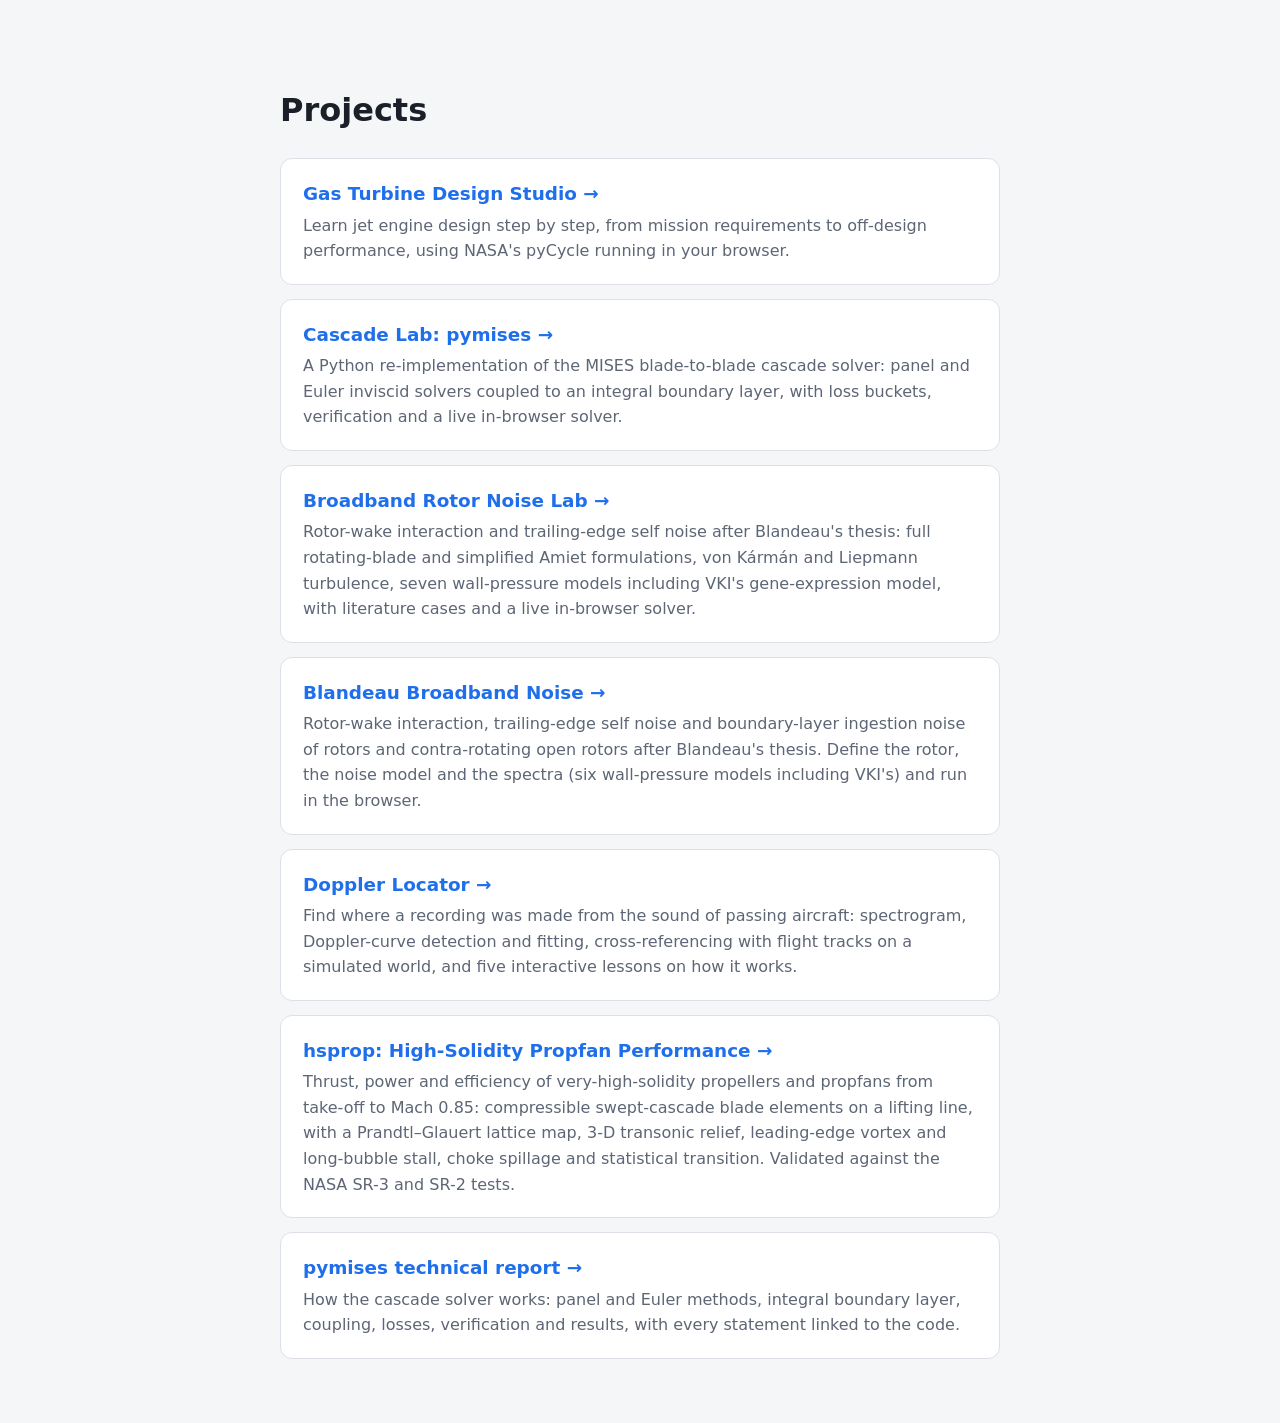
<file: index.html>
<!DOCTYPE html>
<html lang="en">
<head>
  <meta charset="utf-8">
  <meta name="viewport" content="width=device-width, initial-scale=1">
  <title>karve99 projects</title>
  <style>
    :root { --bg: #f5f6f8; --card: #fff; --text: #1a1f29; --muted: #5d6675; --accent: #1f6feb; --border: #dde1e7; }
    @media (prefers-color-scheme: dark) { :root { --bg: #0e1117; --card: #161b22; --text: #e6edf3; --muted: #9aa5b1; --accent: #4c9aff; --border: #2d333b; } }
    body { margin: 0; background: var(--bg); color: var(--text); font: 16px/1.6 system-ui, -apple-system, 'Segoe UI', Roboto, sans-serif; }
    main { max-width: 720px; margin: 0 auto; padding: 64px 16px; }
    a.card { display: block; background: var(--card); border: 1px solid var(--border); border-radius: 12px; padding: 20px 22px; color: inherit; text-decoration: none; }
    a.card + a.card { margin-top: 14px; }
    a.card:hover { border-color: var(--accent); }
    a.card h2 { margin: 0 0 4px; font-size: 1.15rem; color: var(--accent); }
    p { color: var(--muted); margin: 0; }
  </style>
</head>
<body>
  <main>
    <h1>Projects</h1>
    <a class="card" href="gas-turbine/">
      <h2>Gas Turbine Design Studio →</h2>
      <p>Learn jet engine design step by step, from mission requirements to off-design performance, using NASA's pyCycle running in your browser.</p>
    </a>
    <a class="card" href="mises/">
      <h2>Cascade Lab: pymises →</h2>
      <p>A Python re-implementation of the MISES blade-to-blade cascade solver: panel and Euler inviscid solvers coupled to an integral boundary layer, with loss buckets, verification and a live in-browser solver.</p>
    </a>
    <a class="card" href="broadband/">
      <h2>Broadband Rotor Noise Lab →</h2>
      <p>Rotor-wake interaction and trailing-edge self noise after Blandeau's thesis: full rotating-blade and simplified Amiet formulations, von Kármán and Liepmann turbulence, seven wall-pressure models including VKI's gene-expression model, with literature cases and a live in-browser solver.</p>
    </a>
    <a class="card" href="bbn_blandeau/">
      <h2>Blandeau Broadband Noise →</h2>
      <p>Rotor-wake interaction, trailing-edge self noise and boundary-layer ingestion noise of rotors and contra-rotating open rotors after Blandeau's thesis. Define the rotor, the noise model and the spectra (six wall-pressure models including VKI's) and run in the browser.</p>
    </a>
    <a class="card" href="doppler/">
      <h2>Doppler Locator →</h2>
      <p>Find where a recording was made from the sound of passing aircraft: spectrogram, Doppler-curve detection and fitting, cross-referencing with flight tracks on a simulated world, and five interactive lessons on how it works.</p>
    </a>
    <a class="card" href="propfan/report.html">
      <h2>hsprop: High-Solidity Propfan Performance →</h2>
      <p>Thrust, power and efficiency of very-high-solidity propellers and propfans from take-off to Mach 0.85: compressible swept-cascade blade elements on a lifting line, with a Prandtl–Glauert lattice map, 3-D transonic relief, leading-edge vortex and long-bubble stall, choke spillage and statistical transition. Validated against the NASA SR-3 and SR-2 tests.</p>
    </a>
    <a class="card" href="mises/report.html">
      <h2>pymises technical report →</h2>
      <p>How the cascade solver works: panel and Euler methods, integral boundary layer, coupling, losses, verification and results, with every statement linked to the code.</p>
    </a>
  </main>
</body>
</html>
</file>
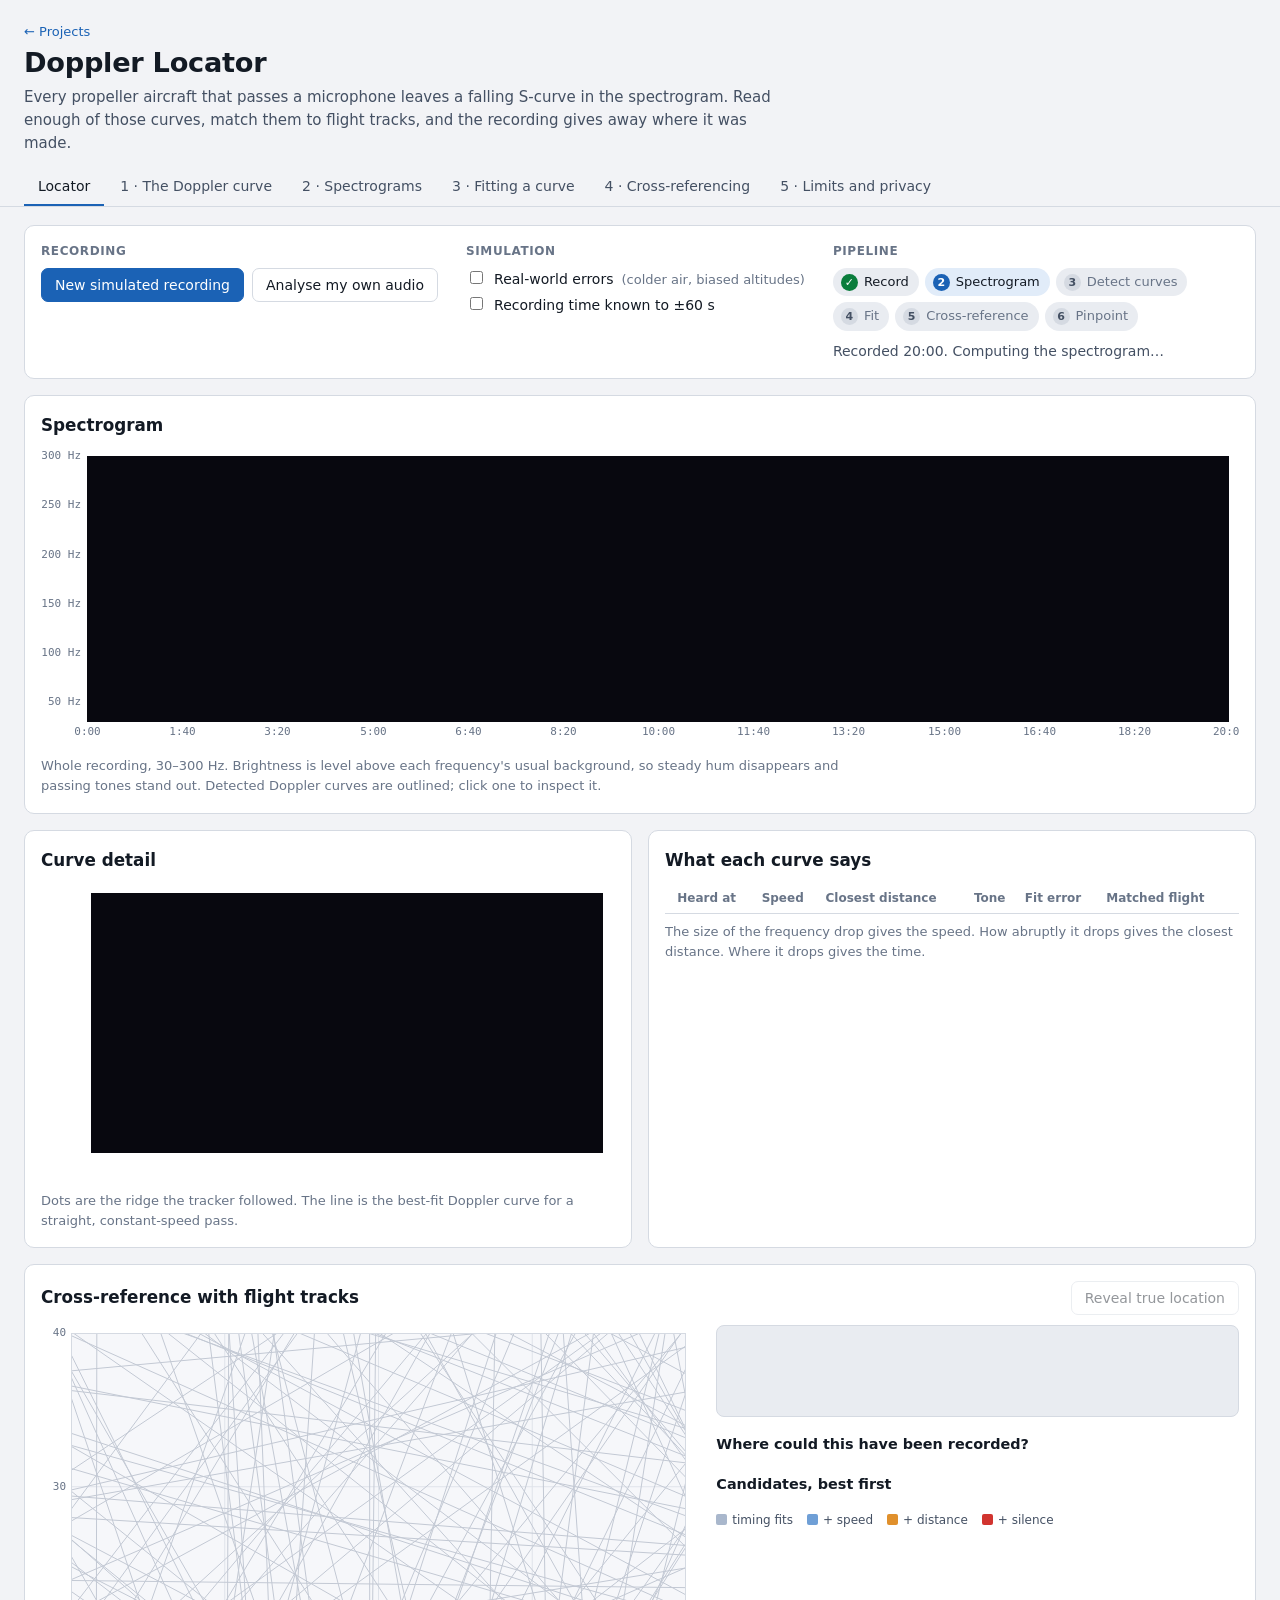
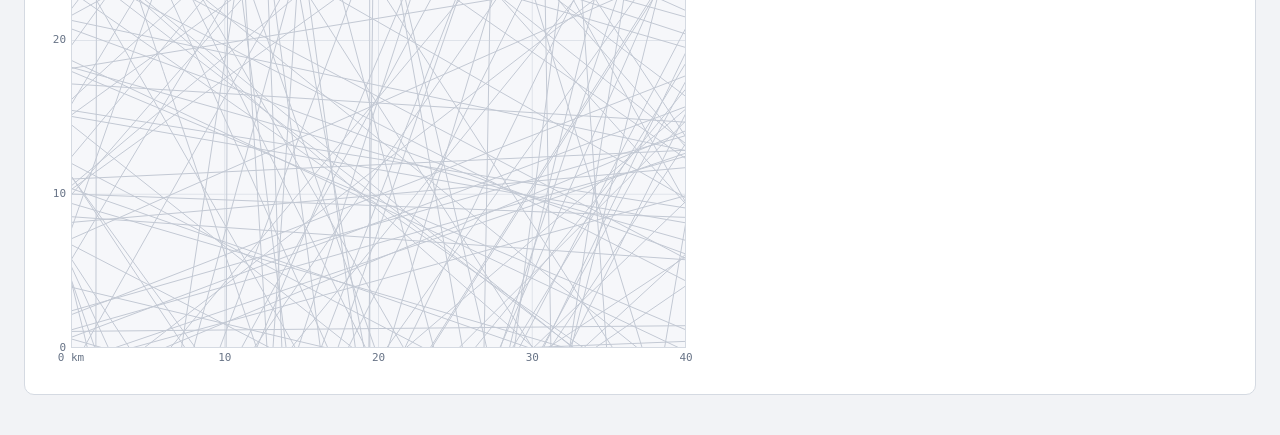
<file: doppler/index.html>
<!DOCTYPE html>
<html lang="en">
<head>
  <meta charset="utf-8">
  <meta name="viewport" content="width=device-width, initial-scale=1">
  <title>Doppler Locator</title>
  <meta name="description" content="Find where a recording was made from the Doppler curves that passing aircraft leave in its spectrogram.">
  <link rel="stylesheet" href="style.css">
</head>
<body>
  <header class="top">
    <div class="brand">
      <a class="home" href="../">← Projects</a>
      <h1>Doppler Locator</h1>
      <p>Every propeller aircraft that passes a microphone leaves a falling S-curve in the spectrogram. Read enough of those curves, match them to flight tracks, and the recording gives away where it was made.</p>
    </div>
  </header>

  <nav class="tabs" role="tablist">
    <button role="tab" data-tab="locator" aria-selected="true">Locator</button>
    <button role="tab" data-tab="l-doppler" aria-selected="false">1 · The Doppler curve</button>
    <button role="tab" data-tab="l-spec" aria-selected="false">2 · Spectrograms</button>
    <button role="tab" data-tab="l-fit" aria-selected="false">3 · Fitting a curve</button>
    <button role="tab" data-tab="l-cross" aria-selected="false">4 · Cross-referencing</button>
    <button role="tab" data-tab="l-limits" aria-selected="false">5 · Limits and privacy</button>
  </nav>

  <main>
    <!-- ============ LOCATOR ============ -->
    <section class="tab active" id="tab-locator">
      <div class="controls panel">
        <div class="ctl-group">
          <span class="lbl">Recording</span>
          <div class="row">
            <button id="btn-new" class="btn primary">New simulated recording</button>
            <label class="btn file">Analyse my own audio<input type="file" id="file" accept="audio/*,video/*"></label>
          </div>
        </div>
        <div class="ctl-group">
          <span class="lbl">Simulation</span>
          <label class="check"><input type="checkbox" id="opt-imperfect"> Real-world errors <span class="muted">(colder air, biased altitudes)</span></label>
          <label class="check"><input type="checkbox" id="opt-clock"> Recording time known to ±60 s</label>
        </div>
        <div class="ctl-group grow">
          <span class="lbl">Pipeline</span>
          <ol class="steps" id="steps">
            <li data-step="rec">Record</li>
            <li data-step="spec">Spectrogram</li>
            <li data-step="detect">Detect curves</li>
            <li data-step="fit">Fit</li>
            <li data-step="cross">Cross-reference</li>
            <li data-step="pin">Pinpoint</li>
          </ol>
          <p class="status" id="status">Starting…</p>
        </div>
      </div>

      <div class="panel">
        <div class="panel-head">
          <h2>Spectrogram</h2>
          <span class="muted" id="spec-note"></span>
        </div>
        <div class="canvas-wrap spec"><canvas id="cv-spec"></canvas></div>
        <p class="muted cap">Whole recording, 30–300 Hz. Brightness is level above each frequency's usual background, so steady hum disappears and passing tones stand out. Detected Doppler curves are outlined; click one to inspect it.</p>
      </div>

      <div class="two">
        <div class="panel">
          <div class="panel-head"><h2 id="detail-title">Curve detail</h2></div>
          <div class="canvas-wrap detail"><canvas id="cv-detail"></canvas></div>
          <p class="muted cap">Dots are the ridge the tracker followed. The line is the best-fit Doppler curve for a straight, constant-speed pass.</p>
        </div>
        <div class="panel">
          <div class="panel-head"><h2>What each curve says</h2></div>
          <div class="table-wrap">
            <table id="ev-table">
              <thead><tr><th></th><th>Heard at</th><th>Speed</th><th>Closest distance</th><th>Tone</th><th>Fit error</th><th>Matched flight</th></tr></thead>
              <tbody></tbody>
            </table>
          </div>
          <p class="muted cap" id="ev-note">The size of the frequency drop gives the speed. How abruptly it drops gives the closest distance. Where it drops gives the time.</p>
        </div>
      </div>

      <div class="panel" id="panel-map">
        <div class="panel-head">
          <h2>Cross-reference with flight tracks</h2>
          <button id="btn-reveal" class="btn" disabled>Reveal true location</button>
        </div>
        <div class="map-layout">
          <div class="canvas-wrap map"><canvas id="cv-map"></canvas></div>
          <div class="side">
            <div id="result" class="result"></div>
            <h3>Where could this have been recorded?</h3>
            <div id="funnel" class="funnel"></div>
            <h3>Candidates, best first</h3>
            <div id="cands" class="cands"></div>
            <div class="legend" id="map-legend">
              <span><i class="sw" style="background:var(--st1)"></i>timing fits</span>
              <span><i class="sw" style="background:var(--st2)"></i>+ speed</span>
              <span><i class="sw" style="background:var(--st3)"></i>+ distance</span>
              <span><i class="sw" style="background:var(--st4)"></i>+ silence</span>
            </div>
          </div>
        </div>
      </div>
    </section>

    <!-- ============ LEARN 1 ============ -->
    <section class="tab" id="tab-l-doppler">
      <div class="lesson">
        <div class="prose">
          <h2>Why a passing aircraft changes pitch</h2>
          <p>A propeller chops the air a fixed number of times a second, so the aircraft hums at a steady tone, typically 60–140 Hz. While it flies toward you, each wave crest is emitted a little closer than the last, so the crests arrive bunched up and the tone sounds higher. Once it is flying away, they arrive stretched out and the tone sounds lower.</p>
          <p class="formula">f<sub>heard</sub> = f<sub>0</sub> · c / (c + v<sub>r</sub>)</p>
          <p><b>c</b> is the speed of sound (about 343 m/s) and <b>v<sub>r</sub></b> is how fast the distance between you and the aircraft is growing. Only that radial part of the speed matters. Far away on approach, v<sub>r</sub> ≈ −v. At the closest point it is exactly zero, and you hear the true tone f<sub>0</sub>. Far away after, v<sub>r</sub> ≈ +v.</p>
          <p>Plot the pitch against time and you get a falling S-curve. Its shape carries three numbers about the pass:</p>
          <ul>
            <li><b>Total drop</b> → the speed. Faster aircraft, bigger drop.</li>
            <li><b>Sharpness of the drop</b> → the closest distance. A near pass snaps from high to low; a distant one eases over.</li>
            <li><b>Position of the drop</b> → when it passed.</li>
          </ul>
          <p>One subtlety: sound is slow. What you hear now left the aircraft a few seconds ago, so the curve is delayed and slightly skewed. The model used here solves for the emission time exactly.</p>
        </div>
        <div class="play panel">
          <div class="canvas-wrap anim"><canvas id="cv-d-anim"></canvas></div>
          <div class="canvas-wrap chart"><canvas id="cv-d-chart"></canvas></div>
          <div class="sliders">
            <label>Speed <output id="d-v-o"></output><input type="range" id="d-v" min="30" max="150" value="80"></label>
            <label>Closest distance <output id="d-d-o"></output><input type="range" id="d-d" min="100" max="3000" step="50" value="800"></label>
            <label>Propeller tone <output id="d-f-o"></output><input type="range" id="d-f" min="60" max="140" value="100"></label>
          </div>
          <div class="readout" id="d-read"></div>
        </div>
      </div>
    </section>

    <!-- ============ LEARN 2 ============ -->
    <section class="tab" id="tab-l-spec">
      <div class="lesson">
        <div class="prose">
          <h2>Seeing pitch: the spectrogram</h2>
          <p>A waveform shows loudness against time, and a 100 Hz hum buried in wind noise is invisible in it. A spectrogram cuts the recording into short overlapping slices, measures how much of each frequency is in every slice (a Fourier transform), and stacks the results side by side: time runs across, frequency runs up, brightness is level.</p>
          <p>A pure tone becomes a thin horizontal line. A tone whose pitch slides, like a passing aircraft, becomes a curve you can trace.</p>
          <h3>The slice length is a trade</h3>
          <p>Long slices separate nearby frequencies well but blur fast changes in time. Short slices do the opposite. Frequency resolution is about 1 / slice length: a one-second slice resolves about 1 Hz. Doppler curves move a few Hz per second, so about one second is the sweet spot. Drag the slider to see the curve smear either way.</p>
          <h3>Removing the background</h3>
          <p>Mains hum, fans and the microphone's own colouring are constant in time. Dividing every frequency row by its typical (median) level flattens all of that to grey, and only things that change, like an aircraft passing, stay bright.</p>
          <h3>Tracing the curve</h3>
          <p>The detector finds bright peaks in each slice, then links peaks in neighbouring slices that are close in frequency into ridges. Ridges that last a long time and fall by several Hz are kept as Doppler candidates. Level lines (hum) and short blips (noise) are dropped. Aircraft also produce harmonics at 2×, 3× the tone; each traces the same curve stretched in frequency, and they are merged.</p>
        </div>
        <div class="play panel">
          <div class="canvas-wrap wave"><canvas id="cv-s-wave"></canvas></div>
          <div class="canvas-wrap spec2"><canvas id="cv-s-spec"></canvas></div>
          <div class="sliders">
            <label>Slice length <output id="s-win-o"></output><input type="range" id="s-win" min="6" max="12" value="10"></label>
            <label class="check"><input type="checkbox" id="s-norm" checked> Remove steady background</label>
            <label class="check"><input type="checkbox" id="s-ridge"> Show traced ridges</label>
          </div>
          <div class="readout" id="s-read"></div>
        </div>
      </div>
    </section>

    <!-- ============ LEARN 3 ============ -->
    <section class="tab" id="tab-l-fit">
      <div class="lesson">
        <div class="prose">
          <h2>From a traced curve to speed and distance</h2>
          <p>The traced ridge is a list of (time, frequency) points with some noise. A straight pass at constant speed is described by four numbers: the true tone f<sub>0</sub>, the speed v, the closest distance d, and the time of closest approach. Fitting means finding the four numbers whose predicted curve runs through the points with the smallest total squared miss.</p>
          <p>Try it by hand with the sliders: match the curve to the dots and watch the error fall. Then press <b>Auto-fit</b>, which uses the Levenberg–Marquardt method to do the same search in a few milliseconds.</p>
          <h3>How well can it be known?</h3>
          <p>Speed is pinned down well, because it comes from the two flat ends of the curve. Distance is harder: it lives only in the bend, and if the recording captures only part of the bend, speed and distance can trade off against each other. That is why each estimate carries a ± range, and why the next stage allows for it.</p>
          <p>Note that the distance is the <i>slant</i> distance at closest approach, in 3-D. An aircraft 900 m up and 400 m to the side gives the same curve as one 400 m up and 900 m to the side. The curve alone also cannot say which side it passed on, or in which direction it was flying.</p>
        </div>
        <div class="play panel">
          <div class="canvas-wrap chart tall"><canvas id="cv-f-chart"></canvas></div>
          <div class="sliders">
            <label>Tone f₀ <output id="f-f-o"></output><input type="range" id="f-f" min="60" max="140" step="0.1" value="95"></label>
            <label>Speed v <output id="f-v-o"></output><input type="range" id="f-v" min="20" max="150" step="0.5" value="50"></label>
            <label>Closest distance d <output id="f-d-o"></output><input type="range" id="f-d" min="100" max="3500" step="10" value="1500"></label>
            <label>Time of closest approach <output id="f-t-o"></output><input type="range" id="f-t" min="10" max="110" step="0.2" value="50"></label>
          </div>
          <div class="row">
            <button class="btn primary" id="f-auto">Auto-fit</button>
            <button class="btn" id="f-new">New curve</button>
            <button class="btn" id="f-show">Show true values</button>
          </div>
          <div class="readout" id="f-read"></div>
        </div>
      </div>
    </section>

    <!-- ============ LEARN 4 ============ -->
    <section class="tab" id="tab-l-cross">
      <div class="lesson">
        <div class="prose">
          <h2>Turning curves into a place</h2>
          <p>Aircraft broadcast their position, altitude and speed about once a second (ADS-B), and those broadcasts are archived. So the flight tracks are known. The microphone's position and the recording's start time are not.</p>
          <h3>One curve: two lines</h3>
          <p>A curve says "an aircraft doing 75 m/s passed 1.2 km from me". Pick a flight at that speed. The points on the ground that are exactly 1.2 km (slant) from its track form two lines, one each side of the track. The microphone is somewhere on one of them, and it could be any matching flight on any day. One curve is rarely enough.</p>
          <h3>Two curves: four crossings, one survivor</h3>
          <p>A second aircraft gives two more lines. The two pairs cross at up to four points. The gap between the two flyovers on the recording settles it: at each crossing you can compute when each aircraft would have been heard, and only one crossing reproduces the measured gap. Drag the microphone on the map to see this.</p>
          <h3>Searching without knowing the flights</h3>
          <p>In practice you do not know which two flights you heard. So you test every point on a grid against every flight, through a cascade of filters, each cheap and each cutting the candidates down:</p>
          <ol>
            <li><b>Timing</b>: two flights are audible here with the right gap between them.</li>
            <li><b>Speed</b>: those flights fly at the fitted speeds.</li>
            <li><b>Distance</b>: they pass at the fitted distances.</li>
            <li><b>Silence</b>: no <i>other</i> aircraft passed close during the recording. What you did not hear is evidence too.</li>
          </ol>
          <p>Each surviving combination is then refined: nudge the position and start time until the Doppler curve predicted from the flight track lies on top of the measured ridge. The best fit is the answer, and the gap to the runner-up says how far to trust it.</p>
        </div>
        <div class="play panel">
          <div class="canvas-wrap map small"><canvas id="cv-c-map"></canvas></div>
          <div class="readout" id="c-read"></div>
          <p class="muted cap">Drag the microphone. Solid lines: places at the right distance from each track. Circles: the crossings, labelled with the gap between flyovers each would produce.</p>
        </div>
      </div>
    </section>

    <!-- ============ LEARN 5 ============ -->
    <section class="tab" id="tab-l-limits">
      <div class="lesson single">
        <div class="prose wide">
          <h2>What breaks it, and what it means for privacy</h2>
          <div class="cards">
            <div class="card">
              <h3>What the method needs</h3>
              <ul>
                <li>A <b>tonal</b> source. Propeller aircraft and helicopters have clear tones. Jets are mostly broadband roar and leave no clean ridge.</li>
                <li>A curve long enough to show both the bend and some of each flat end, usually 30 s or more.</li>
                <li>At least <b>two</b> flyovers on one continuous recording, or one flyover plus a good idea of the time.</li>
                <li>The aircraft must be in the public flight data. Some are not.</li>
              </ul>
            </div>
            <div class="card">
              <h3>What degrades it</h3>
              <ul>
                <li><b>Air temperature and wind</b> change the speed of sound and bend the path. A 10 °C error shifts fitted speeds by about 2 %.</li>
                <li><b>Turning, climbing or throttling</b> aircraft break the straight-pass model. The final refinement against the real track absorbs some of this.</li>
                <li><b>Barometric altitude</b> in flight data can be tens of metres off.</li>
                <li><b>Lossy audio codecs</b> and low-cut filters remove low tones; harmonics often survive.</li>
                <li><b>Busy skies</b>: overlapping curves confuse the tracker, and the silence test loses its power.</li>
              </ul>
            </div>
            <div class="card">
              <h3>How good is it?</h3>
              <p>With a perfect model the simulated worlds here resolve to a few metres. Switch on "real-world errors" and the typical error grows to tens of metres, sometimes hundreds when the two tracks are nearly parallel and the crossing is shallow. Independent tests of the idea on synthetic data report 85–830 m with wind, cold air and noisy track data. When two candidates fit almost equally well, the honest answer is "one of these two", and the app says so.</p>
            </div>
            <div class="card">
              <h3>Why this matters</h3>
              <p>A video with no landmarks, no metadata and no speech can still carry a location in its background hum. Things that reduce the risk when sharing a recording you want to keep unlocated:</p>
              <ul>
                <li>Remove or replace the audio track.</li>
                <li>Cut it short or split it: a single short clip rarely holds two flyovers.</li>
                <li>Avoid stating when it was recorded.</li>
                <li>A steep low-cut filter (below ~500 Hz) removes most propeller tones and their strong harmonics.</li>
              </ul>
              <p>Use this on your own recordings, or with the consent of whoever made them.</p>
            </div>
            <div class="card">
              <h3>What this app does and does not do</h3>
              <p>The full chain (spectrogram, curve detection, fitting, cross-reference, location) runs on a <b>simulated</b> 40 × 40 km world with about 170 invented flights over three hours. The recording is synthesised from propagation delay alone, so the Doppler shift is not painted in; it emerges from the physics.</p>
              <p>You can also load your own audio. The app will draw its spectrogram, trace any Doppler curves and report each aircraft's speed and closest distance. It stops there: no real flight data is connected, so it cannot place a real recording on a map.</p>
            </div>
            <div class="card">
              <h3>Reference</h3>
              <p>The method follows colsto's video <a href="https://www.youtube.com/watch?v=UytYrhYLOKI" target="_blank" rel="noopener">"I discovered a sound that leaks your exact location"</a>, which matched two flyovers 920 s apart in one recording against a day of ADS-B data.</p>
            </div>
          </div>
        </div>
      </div>
    </section>
  </main>

  <script src="js/core.js"></script>
  <script src="js/draw.js"></script>
  <script src="js/app.js"></script>
  <script src="js/learn.js"></script>
</body>
</html>
</file>
<file: doppler/style.css>
:root {
  color-scheme: light;
  --bg: #f2f3f6; --panel: #ffffff; --panel-2: #e9ecf1; --ink: #131a24; --ink-2: #445063; --muted: #687487;
  --rule: #d5dae2; --grid: #dfe3ea; --map: #f6f7fa; --track: #c3c9d4;
  --accent: #1b62b5; --accent-ink: #ffffff; --accent-soft: #e1ecf9;
  --pin: #d1342f; --truth: #0a8a4c; --good: #0a7d3c; --warn: #a45f00; --bad: #c23434;
  --st1: #a9b7cc; --st2: #6f9fd6; --st3: #e0902c; --st4: #d1342f;
  --sans: system-ui, -apple-system, "Segoe UI", Roboto, sans-serif;
  --mono: ui-monospace, SFMono-Regular, Menlo, Consolas, monospace;
}
@media (prefers-color-scheme: dark) {
  :root:not([data-theme="light"]) {
    color-scheme: dark;
    --bg: #0c1016; --panel: #141a22; --panel-2: #1b232d; --ink: #e6ebf1; --ink-2: #b3bfcc; --muted: #8492a1;
    --rule: #29333f; --grid: #1f2832; --map: #10161d; --track: #2c3744;
    --accent: #62a4ee; --accent-ink: #0c1016; --accent-soft: #19293d;
    --pin: #ff6b5e; --truth: #3fcf83; --good: #3fcf83; --warn: #e5a53c; --bad: #ff7b72;
    --st1: #4a5a70; --st2: #3d7fc9; --st3: #d98a2b; --st4: #ff6b5e;
  }
}
:root[data-theme="dark"] {
  color-scheme: dark;
  --bg: #0c1016; --panel: #141a22; --panel-2: #1b232d; --ink: #e6ebf1; --ink-2: #b3bfcc; --muted: #8492a1;
  --rule: #29333f; --grid: #1f2832; --map: #10161d; --track: #2c3744;
  --accent: #62a4ee; --accent-ink: #0c1016; --accent-soft: #19293d;
  --pin: #ff6b5e; --truth: #3fcf83; --good: #3fcf83; --warn: #e5a53c; --bad: #ff7b72;
  --st1: #4a5a70; --st2: #3d7fc9; --st3: #d98a2b; --st4: #ff6b5e;
}
:root[data-theme="light"] { color-scheme: light; }
* { box-sizing: border-box; }
body { margin: 0; background: var(--bg); color: var(--ink); font: 15px/1.55 var(--sans); }
a { color: var(--accent); }
h1, h2, h3 { text-wrap: balance; }
.top { padding: 20px 24px 12px; }
.home { font-size: 13px; text-decoration: none; }
.brand h1 { font-size: 1.7rem; line-height: 1.2; margin: 4px 0 6px; letter-spacing: -.01em; }
.brand p { margin: 0; color: var(--ink-2); max-width: 760px; }

.tabs { display: flex; gap: 2px; padding: 0 24px; border-bottom: 1px solid var(--rule); overflow-x: auto; }
.tabs button { font: 500 14px var(--sans); background: none; border: 0; border-bottom: 2px solid transparent; color: var(--ink-2); padding: 10px 14px; cursor: pointer; white-space: nowrap; }
.tabs button:hover { color: var(--ink); }
.tabs button[aria-selected="true"] { color: var(--ink); border-bottom-color: var(--accent); }
button:focus-visible, .btn:focus-within, input:focus-visible { outline: 2px solid var(--accent); outline-offset: 2px; }

main { padding: 18px 24px 40px; max-width: 1500px; margin: 0 auto; }
.tab { display: none; }
.tab.active { display: flex; flex-direction: column; gap: 16px; }
.panel { background: var(--panel); border: 1px solid var(--rule); border-radius: 10px; padding: 16px; min-width: 0; }
.panel.off { display: none; }
.panel-head { display: flex; align-items: baseline; justify-content: space-between; gap: 12px; flex-wrap: wrap; margin-bottom: 10px; }
h2 { font-size: 1.05rem; margin: 0; }
h3 { font-size: .9rem; margin: 18px 0 8px; }
.muted { color: var(--muted); font-size: 13px; }
.cap { margin: 8px 0 0; max-width: 820px; }
.lbl { display: block; font-size: 12px; font-weight: 600; color: var(--muted); text-transform: uppercase; letter-spacing: .05em; margin-bottom: 8px; }
.row { display: flex; gap: 8px; align-items: center; flex-wrap: wrap; }

.btn { font: 500 14px var(--sans); color: var(--ink); background: var(--panel); border: 1px solid var(--rule); border-radius: 7px; padding: 8px 13px; cursor: pointer; display: inline-block; }
.btn:hover { border-color: var(--accent); }
.btn.primary { background: var(--accent); border-color: var(--accent); color: var(--accent-ink); }
.btn.primary:hover { filter: brightness(1.08); }
.btn.small { font-size: 13px; padding: 5px 10px; }
.btn:disabled { opacity: .45; cursor: default; border-color: var(--rule); }
.btn.file input { position: absolute; width: 1px; height: 1px; opacity: 0; }
.check { display: flex; gap: 8px; align-items: baseline; font-size: 14px; margin: 3px 0; cursor: pointer; }

.controls { display: flex; gap: 28px; flex-wrap: wrap; align-items: flex-start; }
.ctl-group.grow { flex: 1 1 380px; min-width: 0; }
.steps { list-style: none; display: flex; flex-wrap: wrap; gap: 6px; margin: 0; padding: 0; counter-reset: s; }
.steps li { counter-increment: s; font-size: 13px; padding: 4px 10px 4px 8px; border-radius: 99px; background: var(--panel-2); color: var(--muted); white-space: nowrap; }
.steps li::before { content: counter(s); display: inline-block; width: 17px; height: 17px; line-height: 17px; text-align: center; border-radius: 50%; background: var(--rule); color: var(--ink-2); font-size: 11px; font-weight: 600; margin-right: 6px; }
.steps li.done { color: var(--ink); }
.steps li.done::before { content: "✓"; background: var(--good); color: var(--panel); }
.steps li.active { color: var(--ink); background: var(--accent-soft); }
.steps li.active::before { background: var(--accent); color: var(--accent-ink); animation: pulse 1s infinite alternate; }
.steps li.skip { opacity: .5; text-decoration: line-through; }
@keyframes pulse { to { opacity: .45; } }
.status { margin: 10px 0 0; font-size: 14px; color: var(--ink-2); min-height: 1.5em; }

.canvas-wrap { position: relative; width: 100%; }
.canvas-wrap canvas { display: block; width: 100%; height: 100%; }
.canvas-wrap.spec { height: 300px; }
.canvas-wrap.spec canvas { cursor: pointer; }
.canvas-wrap.detail { height: 300px; }
.canvas-wrap.map { aspect-ratio: 1; max-height: 660px; }
.canvas-wrap.map.small { max-width: 520px; margin: 0 auto; touch-action: none; cursor: grab; }
.canvas-wrap.anim { height: 200px; border-radius: 6px; overflow: hidden; }
.canvas-wrap.chart { height: 250px; margin-top: 10px; }
.canvas-wrap.chart.tall { height: 320px; }
.canvas-wrap.wave { height: 70px; }
.canvas-wrap.spec2 { height: 300px; }

.two { display: grid; grid-template-columns: minmax(0, 1fr) minmax(0, 1fr); gap: 16px; }
.table-wrap { overflow-x: auto; }
table { border-collapse: collapse; width: 100%; font-size: 14px; }
th { text-align: left; font-size: 12px; font-weight: 600; color: var(--muted); padding: 6px 10px 6px 0; border-bottom: 1px solid var(--rule); white-space: nowrap; }
td { padding: 9px 10px 9px 0; border-bottom: 1px solid var(--rule); white-space: nowrap; font-variant-numeric: tabular-nums; }
tbody tr { cursor: pointer; }
tbody tr.sel td { background: var(--accent-soft); }
tbody tr.sel td:first-child { box-shadow: inset 3px 0 var(--accent); }
td:first-child { padding-left: 8px; font-weight: 600; }
td small { color: var(--muted); font-size: 12px; }
.dot { display: inline-block; width: 10px; height: 10px; border-radius: 50%; margin-right: 6px; border: 1px solid rgba(0, 0, 0, .35); }

.map-layout { display: grid; grid-template-columns: minmax(0, 1.25fr) minmax(260px, 1fr); gap: 22px; align-items: start; }
.side h3:first-of-type { margin-top: 16px; }
.result { border: 1px solid var(--rule); border-radius: 8px; padding: 12px 14px; background: var(--panel-2); min-height: 92px; }
.result p { margin: 0 0 6px; }
.result .row { margin-top: 8px; }
.verdict { font-weight: 600; font-size: 13px; }
.verdict.good { color: var(--good); } .verdict.warn { color: var(--warn); } .verdict.bad { color: var(--bad); }
.coord { font: 600 1.5rem/1.2 var(--sans); font-variant-numeric: tabular-nums; letter-spacing: -.01em; }
.truth { color: var(--ink); font-size: 14px; border-top: 1px solid var(--rule); padding-top: 8px; margin-top: 8px !important; }
.frow { display: grid; grid-template-columns: 150px 1fr 76px; gap: 10px; align-items: center; font-size: 13px; margin: 5px 0; }
.frow b { text-align: right; font-variant-numeric: tabular-nums; }
.fbar { height: 10px; background: var(--panel-2); border-radius: 3px; overflow: hidden; }
.fbar i { display: block; height: 100%; border-radius: 3px; }
.cand { display: grid; grid-template-columns: 22px 1fr auto; gap: 8px; align-items: center; padding: 7px 8px; border-radius: 6px; font-size: 13px; }
.cand.top { background: var(--accent-soft); }
.cand b { color: var(--muted); }
.cand small { display: block; color: var(--muted); font-size: 12px; font-variant-numeric: tabular-nums; }
.cand em { font-style: normal; font-variant-numeric: tabular-nums; }
.legend { display: flex; flex-wrap: wrap; gap: 6px 14px; font-size: 12px; color: var(--ink-2); margin-top: 16px; }
.sw { display: inline-block; width: 11px; height: 11px; border-radius: 2px; margin-right: 5px; vertical-align: -1px; }

/* lessons */
.lesson { display: grid; grid-template-columns: minmax(0, 5fr) minmax(0, 6fr); gap: 28px; align-items: start; }
.lesson.single { display: block; }
.prose { max-width: 620px; }
.prose.wide { max-width: none; }
.prose h2 { font-size: 1.4rem; margin: 6px 0 12px; letter-spacing: -.01em; }
.prose h3 { font-size: 1rem; margin: 20px 0 6px; }
.prose p, .prose li { color: var(--ink-2); }
.prose p { margin: 0 0 12px; }
.prose ul, .prose ol { padding-left: 20px; margin: 0 0 12px; }
.prose li { margin: 4px 0; }
.prose b { color: var(--ink); }
.formula { font: 500 1.15rem var(--mono); color: var(--ink) !important; background: var(--panel); border: 1px solid var(--rule); border-radius: 8px; padding: 12px 16px; display: inline-block; }
.play { position: sticky; top: 12px; }
.sliders { display: grid; gap: 10px; margin-top: 14px; }
.sliders label:not(.check) { display: grid; grid-template-columns: 1fr auto; gap: 2px 10px; font-size: 14px; }
.sliders output { font-variant-numeric: tabular-nums; color: var(--ink-2); font-size: 13px; }
.sliders input[type=range] { grid-column: 1 / -1; width: 100%; accent-color: var(--accent); }
.play > .row { margin-top: 14px; }
.readout { display: grid; grid-template-columns: repeat(auto-fit, minmax(130px, 1fr)); gap: 8px; margin-top: 14px; }
.readout div { background: var(--panel-2); border-radius: 6px; padding: 7px 10px; }
.readout span { display: block; font-size: 12px; color: var(--muted); }
.readout b { font-variant-numeric: tabular-nums; font-size: 15px; }
.cards { display: grid; grid-template-columns: repeat(auto-fit, minmax(300px, 1fr)); gap: 14px; }
.card { background: var(--panel); border: 1px solid var(--rule); border-radius: 10px; padding: 16px 18px; }
.card h3 { margin-top: 0; }

@media (max-width: 900px) {
  .two, .map-layout, .lesson { grid-template-columns: minmax(0, 1fr); }
  .play { position: static; }
  main { padding: 14px 16px 30px; }
  .top, .tabs { padding-left: 16px; padding-right: 16px; }
  .frow { grid-template-columns: 120px 1fr 70px; }
}
@media (prefers-reduced-motion: reduce) { .steps li.active::before { animation: none; } }
</file>
